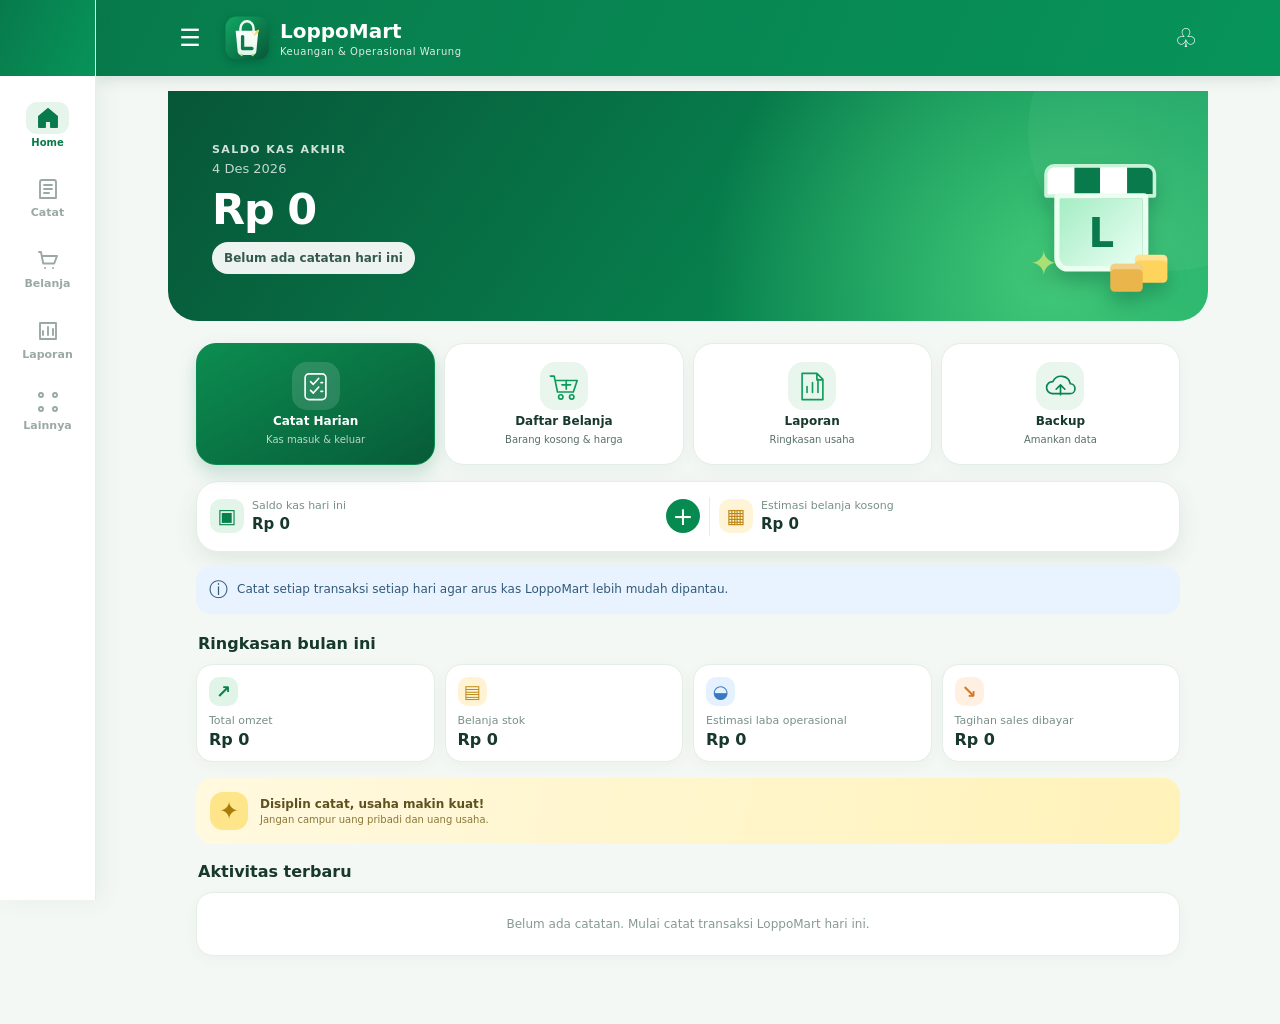
<file: index.html>
<!doctype html>
<html lang="id">
<head>
  <meta charset="utf-8">
  <meta name="viewport" content="width=device-width,initial-scale=1,viewport-fit=cover">
  <meta name="theme-color" content="#087a4b">
  <meta name="description" content="LoppoMart - Catatan keuangan dan operasional warung">
  <meta name="mobile-web-app-capable" content="yes">
  <meta name="apple-mobile-web-app-capable" content="yes">
  <meta name="apple-mobile-web-app-title" content="LoppoMart">
  <link rel="manifest" href="manifest.webmanifest">
  <link rel="icon" href="icon.svg" type="image/svg+xml">
  <link rel="apple-touch-icon" href="launchericon-192x192.png">
  <link rel="stylesheet" href="styles.css">
  <title>LoppoMart</title>
</head>
<body>
  <header class="topbar">
    <button class="icon-btn" id="menuBtn" type="button" aria-label="Buka menu"><span class="hamburger">☰</span></button>
    <div class="brand">
      <img src="icon.svg" class="brand-logo" alt="LoppoMart">
      <div><strong>LoppoMart</strong><small>Keuangan & Operasional Warung</small></div>
    </div>
    <button class="icon-btn notification" id="quickBackup" type="button" aria-label="Buka menu backup">♧<i id="backupDot" hidden></i></button>
  </header>

  <main class="app-main">
    <section class="view active" id="view-home">
      <div class="hero-home">
        <div class="hero-copy">
          <span class="eyebrow">SALDO KAS AKHIR</span>
          <div class="hero-date" id="homeDate">Hari ini</div>
          <div class="hero-balance" id="homeBalance">Rp0</div>
          <div class="hero-change" id="homeChange">Belum ada catatan hari ini</div>
        </div>
        <div class="store-art" aria-hidden="true">
          <div class="store-awning"><i></i><i></i><i></i><i></i></div>
          <div class="store-window"><b>L</b></div>
          <div class="store-box box-one"></div><div class="store-box box-two"></div>
          <div class="store-plant">✦</div>
        </div>
      </div>

      <div class="quick-grid">
        <button class="quick-card selected" type="button" data-go="entry">
          <span class="quick-icon icon-entry"><svg viewBox="0 0 64 64"><rect x="13" y="9" width="38" height="47" rx="7"/><path d="M23 23l5 5 10-11M23 39l5 5 10-11M42 25h3M42 41h3"/></svg></span>
          <b>Catat Harian</b><small>Kas masuk & keluar</small>
        </button>
        <button class="quick-card" type="button" data-go="shopping">
          <span class="quick-icon icon-cart"><svg viewBox="0 0 64 64"><path d="M8 13h7l6 29h29l7-21H19"/><circle cx="27" cy="51" r="4"/><circle cx="47" cy="51" r="4"/><path d="M29 29h16M37 21v16"/></svg></span>
          <b>Daftar Belanja</b><small>Barang kosong & harga</small>
        </button>
        <button class="quick-card" type="button" data-go="report">
          <span class="quick-icon icon-report"><svg viewBox="0 0 64 64"><path d="M13 8h27l11 11v37H13zM40 8v12h11M22 43V32M32 43V25M42 43V19"/></svg></span>
          <b>Laporan</b><small>Ringkasan usaha</small>
        </button>
        <button class="quick-card" type="button" data-go="more">
          <span class="quick-icon icon-cloud"><svg viewBox="0 0 64 64"><path d="M17 45h32a9 9 0 0 0 1-18 17 17 0 0 0-32-4 11 11 0 0 0-1 22z"/><path d="M32 47V29m-8 8 8-8 8 8"/></svg></span>
          <b>Backup</b><small>Amankan data</small>
        </button>
      </div>

      <section class="summary-card">
        <div class="summary-block">
          <span class="mini-wallet">▣</span>
          <div><small>Saldo kas hari ini</small><strong id="homeCash">Rp0</strong></div>
        </div>
        <button class="round-add" type="button" data-go="entry" aria-label="Tambah catatan">+</button>
        <div class="summary-separator"></div>
        <div class="summary-block capital-block">
          <span class="capital-icon">▦</span>
          <div><small>Estimasi belanja kosong</small><strong id="homeShopping">Rp0</strong></div>
        </div>
      </section>

      <div class="info-strip" id="backupStrip"><span>ⓘ</span><p id="backupHint">Catat setiap transaksi setiap hari agar arus kas LoppoMart lebih mudah dipantau.</p></div>

      <h2 class="section-title">Ringkasan bulan ini</h2>
      <div class="metric-grid">
        <article class="metric"><span class="metric-symbol green">↗</span><small>Total omzet</small><b id="homeRevenue">Rp0</b></article>
        <article class="metric"><span class="metric-symbol yellow">▤</span><small>Belanja stok</small><b id="homeStock">Rp0</b></article>
        <article class="metric"><span class="metric-symbol blue">◒</span><small>Estimasi laba operasional</small><b id="homeProfit">Rp0</b></article>
        <article class="metric"><span class="metric-symbol orange">↘</span><small>Tagihan sales dibayar</small><b id="homeSupplier">Rp0</b></article>
      </div>

      <div class="promo-card">
        <div class="promo-star">✦</div><div><b>Disiplin catat, usaha makin kuat!</b><small>Jangan campur uang pribadi dan uang usaha.</small></div>
      </div>
      <h2 class="section-title">Aktivitas terbaru</h2>
      <div id="homeRecent" class="list-card empty-state">Belum ada catatan. Mulai catat transaksi LoppoMart hari ini.</div>
    </section>

    <section class="view" id="view-entry">
      <div class="page-heading"><div><span class="eyebrow green-text">OPERASIONAL</span><h1>Catat Harian</h1><p>Rekam arus kas LoppoMart setiap hari.</p></div><span class="heading-icon">✎</span></div>
      <div class="live-total"><span>Saldo kas akhir</span><b id="cashEnd2">Rp0</b></div>
      <form id="entryForm" class="form-card">
        <label>Tanggal<input id="date" type="date" required><small id="dateHint" class="date-hint"></small></label>
        <div class="chip-row">
          <button type="button" class="chip" data-date="-1">Kemarin</button>
          <button type="button" class="chip" data-date="0">Hari ini</button>
        </div>
        <div class="form-grid">
          <label>Saldo kas awal (Rp)<input id="opening" type="number" step="1" inputmode="numeric" value="0"></label>
          <label>Omzet penjualan (Rp)<input id="revenue" type="number" min="0" step="1" inputmode="numeric" value="0" required></label>
        </div>
        <div class="helper-box"><b>Catatan penting</b><br>HPP adalah modal barang yang benar-benar terjual. Belanja stok adalah uang yang dibayarkan untuk membeli stok. Keduanya berbeda.</div>
        <h3>Modal & pembelian</h3>
        <div class="form-grid">
          <label>HPP barang terjual (Rp)<input id="cogs" type="number" min="0" step="1" inputmode="numeric" value="0"></label>
          <label>Belanja stok dibayar (Rp)<input id="stock" type="number" min="0" step="1" inputmode="numeric" value="0"></label>
        </div>
        <label>Bayar tagihan sales / utang stok sebelumnya (Rp)<input id="supplier" type="number" min="0" step="1" inputmode="numeric" value="0"></label>
        <h3>Pengeluaran lain</h3>
        <div class="form-grid">
          <label>Gaji karyawan (Rp)<input id="salary" type="number" min="0" step="1" inputmode="numeric" value="60000"></label>
          <label>Operasional lain (Rp)<input id="operating" type="number" min="0" step="1" inputmode="numeric" value="0"></label>
          <label>Pengambilan pribadi (Rp)<input id="personal" type="number" min="0" step="1" inputmode="numeric" value="0"></label>
          <label>Bayar cicilan (Rp)<input id="installment" type="number" min="0" step="1" inputmode="numeric" value="0"></label>
        </div>
        <label>Catatan (opsional)<textarea id="note" rows="3" placeholder="Contoh: tagihan Sayap Mas, stok telur, uang nombok..."></textarea></label>
        <div id="entryWarn" class="warn-box" role="alert" hidden></div>
        <div class="calculation-box">
          <div><span>Estimasi laba kotor</span><b id="gross">Rp0</b></div>
          <div><span>Estimasi laba operasional</span><b id="profit">Rp0</b></div>
          <div><span>Perubahan kas hari ini</span><b id="change">Rp0</b></div>
          <div class="calculation-total"><span>Saldo kas akhir</span><b id="cashEnd">Rp0</b></div>
        </div>
        <p class="fine-print">Laba operasional = omzet − HPP − gaji − operasional. Cicilan pokok mengurangi kas, bukan otomatis biaya laba.</p>
        <div class="button-row"><button class="btn-primary" type="submit">Simpan catatan</button><button class="btn-light" type="button" id="clearEntry">Kosongkan</button></div>
        <p id="entryStatus" class="status" aria-live="polite"></p>
      </form>
    </section>

    <section class="view" id="view-shopping">
      <div class="page-heading"><div><span class="eyebrow green-text">PERSEDIAAN</span><h1>Daftar Belanja</h1><p>Catat barang kosong sebelum belanja ke sales.</p></div><span class="heading-icon">🛒</span></div>
      <div class="shop-side">
        <div class="shopping-budget"><small>ESTIMASI TOTAL BELANJA BELUM DIBELI</small><strong id="shoppingTotal">Rp0</strong><span id="shoppingCount">0 barang belum dibeli</span></div>
        <form id="itemForm" class="form-card compact-form">
          <h3 id="itemFormTitle">Tambah barang</h3>
          <label>Nama barang<input id="itemName" type="text" placeholder="Contoh: Minyak goreng 1 liter" autocomplete="off" enterkeyhint="next" required></label>
          <div class="form-grid"><label>Jumlah<input id="itemQty" type="number" min="1" step="1" inputmode="numeric" value="1" data-empty="1" required></label><label>Harga satuan (Rp)<input id="itemPrice" type="number" min="0" step="1" inputmode="numeric" value="0" required></label></div>
          <label>Jadwal / sales<select id="itemSupplier"><option>Sabtu - Sayap Mas</option><option>Senin - Sayap Mas</option><option>Sales lain</option><option>Belanja sendiri</option></select></label>
          <div class="subtotal-preview">Subtotal barang: <b id="itemSubtotal">Rp0</b></div>
          <button class="btn-primary full-width" id="itemSubmit" type="submit">+ Simpan ke daftar belanja</button>
          <button class="btn-light full-width" id="cancelItemEdit" type="button" hidden>Batal edit</button>
          <p id="itemStatus" class="status" aria-live="polite"></p>
        </form>
      </div>
      <div class="shop-main">
        <div class="filter-bar"><label>Filter<select id="shoppingFilter"><option value="Semua">Semua barang</option><option>Sabtu - Sayap Mas</option><option>Senin - Sayap Mas</option><option>Sales lain</option><option>Belanja sendiri</option><option value="Sudah dibeli">Sudah dibeli</option></select></label><span id="shoppingTotalSmall"></span></div>
        <div class="tool-row">
          <input id="shoppingSearch" type="search" placeholder="Cari barang..." aria-label="Cari barang" autocomplete="off">
          <button type="button" class="btn-light small" id="shareShopping">Bagikan ke WA</button>
          <button type="button" class="btn-light small" id="clearDone" hidden>Bersihkan yang sudah dibeli</button>
        </div>
        <div id="shoppingList" class="stack-list empty-state">Belum ada barang di daftar.</div>
      </div>
    </section>

    <section class="view" id="view-report">
      <div class="page-heading"><div><span class="eyebrow green-text">ANALISIS USAHA</span><h1>Laporan</h1><p>Pantau perkembangan keuangan bulanan.</p></div><span class="heading-icon">▥</span></div>
      <div class="form-card report-filter">
        <div class="month-nav">
          <button type="button" id="prevMonth" aria-label="Bulan sebelumnya">‹</button>
          <label>Pilih bulan<input type="month" id="month"></label>
          <button type="button" id="nextMonth" aria-label="Bulan berikutnya">›</button>
        </div>
      </div>
      <div class="report-grid">
        <article class="report-tile"><small>Total omzet</small><b id="rRevenue">Rp0</b></article>
        <article class="report-tile"><small>Total HPP</small><b id="rCogs">Rp0</b></article>
        <article class="report-tile"><small>Estimasi laba operasional</small><b id="rProfit">Rp0</b></article>
        <article class="report-tile"><small>Belanja stok dibayar</small><b id="rStock">Rp0</b></article>
        <article class="report-tile"><small>Bayar tagihan sales</small><b id="rSupplier">Rp0</b></article>
        <article class="report-tile"><small>Pengambilan pribadi</small><b id="rPersonal">Rp0</b></article>
        <article class="report-tile"><small>Gaji & operasional</small><b id="rOpex">Rp0</b></article>
        <article class="report-tile"><small>Bayar cicilan</small><b id="rInstall">Rp0</b></article>
      </div>
      <div class="form-card chart-card" id="chartCard" hidden>
        <h3>Omzet harian</h3>
        <div id="dailyChart" class="bars"></div>
        <p class="fine-print">Ketuk batang untuk melihat omzet hari itu.</p>
      </div>
      <div class="section-row"><h2 class="section-title">Riwayat harian</h2><button class="text-button" type="button" id="exportCsv">Unduh CSV</button></div>
      <div id="history" class="stack-list empty-state">Belum ada catatan untuk bulan ini.</div>
    </section>

    <section class="view" id="view-more">
      <div class="page-heading"><div><span class="eyebrow green-text">PENGATURAN</span><h1>Lainnya</h1><p>Backup, pemulihan, dan informasi aplikasi.</p></div><span class="heading-icon">⚙</span></div>
      <div class="backup-hero"><div class="backup-cloud">☁</div><div><b>Amankan data LoppoMart</b><small>Unduh backup secara berkala agar catatan tidak hilang.</small></div></div>
      <button class="btn-light full-width install-btn" id="installBtn" type="button" hidden>Pasang aplikasi di layar utama</button>
      <div class="form-card">
        <h3>Backup & pemulihan</h3>
        <p class="muted">Data disimpan di browser HP ini. Belum ada sinkronisasi cloud otomatis.</p>
        <p class="muted" id="lastBackup"></p>
        <button id="export" type="button" class="btn-primary full-width">Unduh backup (.json)</button>
        <label class="file-picker">Pulihkan backup (.json)<input id="import" type="file" accept=".json,application/json"></label>
        <p id="backupStatus" class="status" aria-live="polite"></p>
        <div class="helper-box">Backup mencakup catatan keuangan harian dan daftar barang kosong. Jangan hapus data browser sebelum membuat backup.</div>
      </div>
      <div class="form-card about-card"><h3>Tentang LoppoMart</h3><div class="about-row"><img src="icon.svg" alt=""><div><b>LoppoMart 3.1</b><small>Keuangan & Operasional Warung</small></div></div><p class="muted">Dirancang untuk membantu mencatat arus kas, memantau belanja stok, dan mengevaluasi usaha.</p><div class="about-pills"><span>Offline siap pakai</span><span>Data lokal</span><span>Backup manual</span><span id="connection">Online</span></div></div>
    </section>
  </main>

  <nav class="bottom-nav" id="bottomNav" aria-label="Navigasi utama">
    <button class="nav-item active" type="button" data-view="home" aria-current="page"><span class="nav-icon"><svg viewBox="0 0 24 24"><path d="M3 10.5 12 3l9 7.5V21h-6v-6H9v6H3z"/></svg></span><small>Home</small></button>
    <button class="nav-item" type="button" data-view="entry"><span class="nav-icon"><svg viewBox="0 0 24 24"><path d="M6 3h12a2 2 0 0 1 2 2v16H4V5a2 2 0 0 1 2-2zM8 8h8M8 12h8M8 16h5"/></svg></span><small>Catat</small></button>
    <button class="nav-item" type="button" data-view="shopping"><span class="nav-icon"><svg viewBox="0 0 24 24"><path d="M3 4h2l2.2 11.5h11L21 8H6M9 20h.01M17 20h.01"/></svg></span><small>Belanja</small></button>
    <button class="nav-item" type="button" data-view="report"><span class="nav-icon"><svg viewBox="0 0 24 24"><path d="M4 20V4h16v16zM7 16v-4M12 16V8M17 16v-6"/></svg></span><small>Laporan</small></button>
    <button class="nav-item" type="button" data-view="more"><span class="nav-icon"><svg viewBox="0 0 24 24"><circle cx="5" cy="5" r="2"/><circle cx="19" cy="5" r="2"/><circle cx="5" cy="19" r="2"/><circle cx="19" cy="19" r="2"/></svg></span><small>Lainnya</small></button>
  </nav>
  <div class="toast" id="toast" role="status" aria-live="polite"></div>
  <script src="app.js"></script>
</body>
</html>
</file>
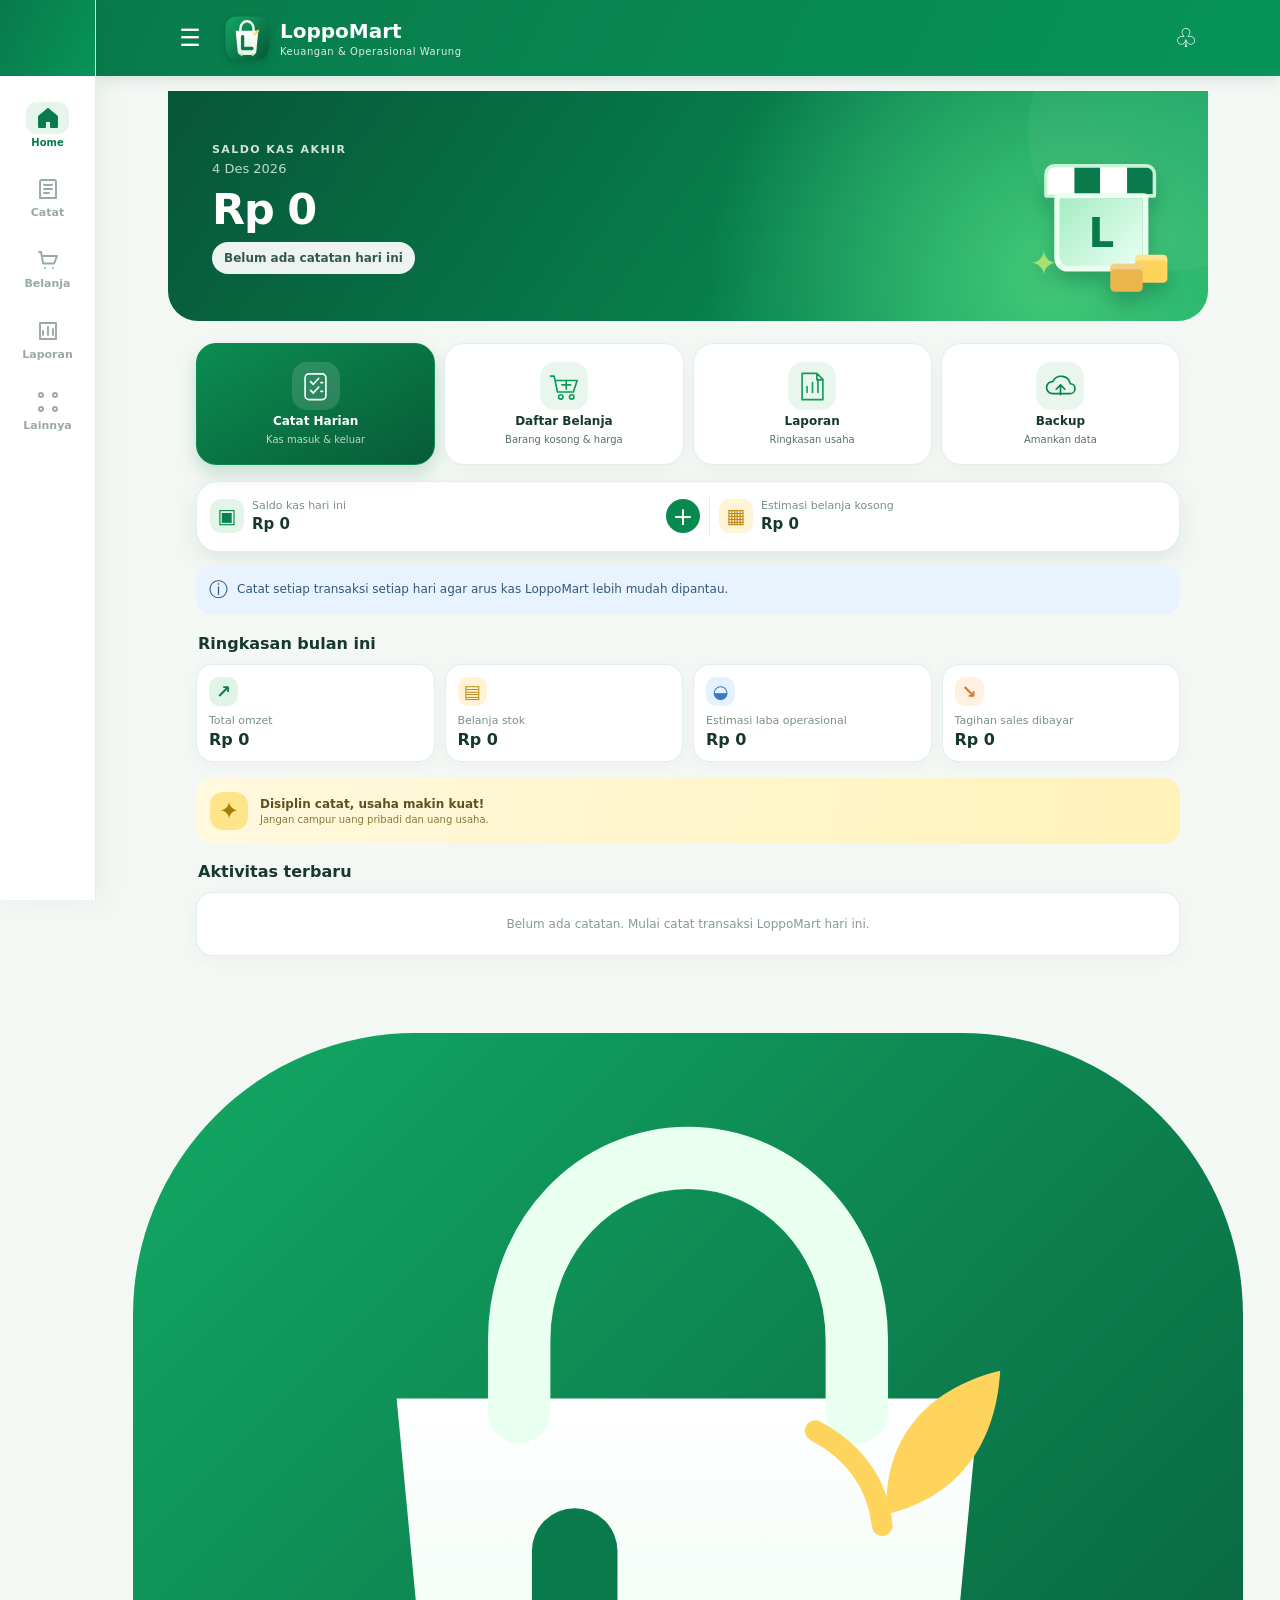
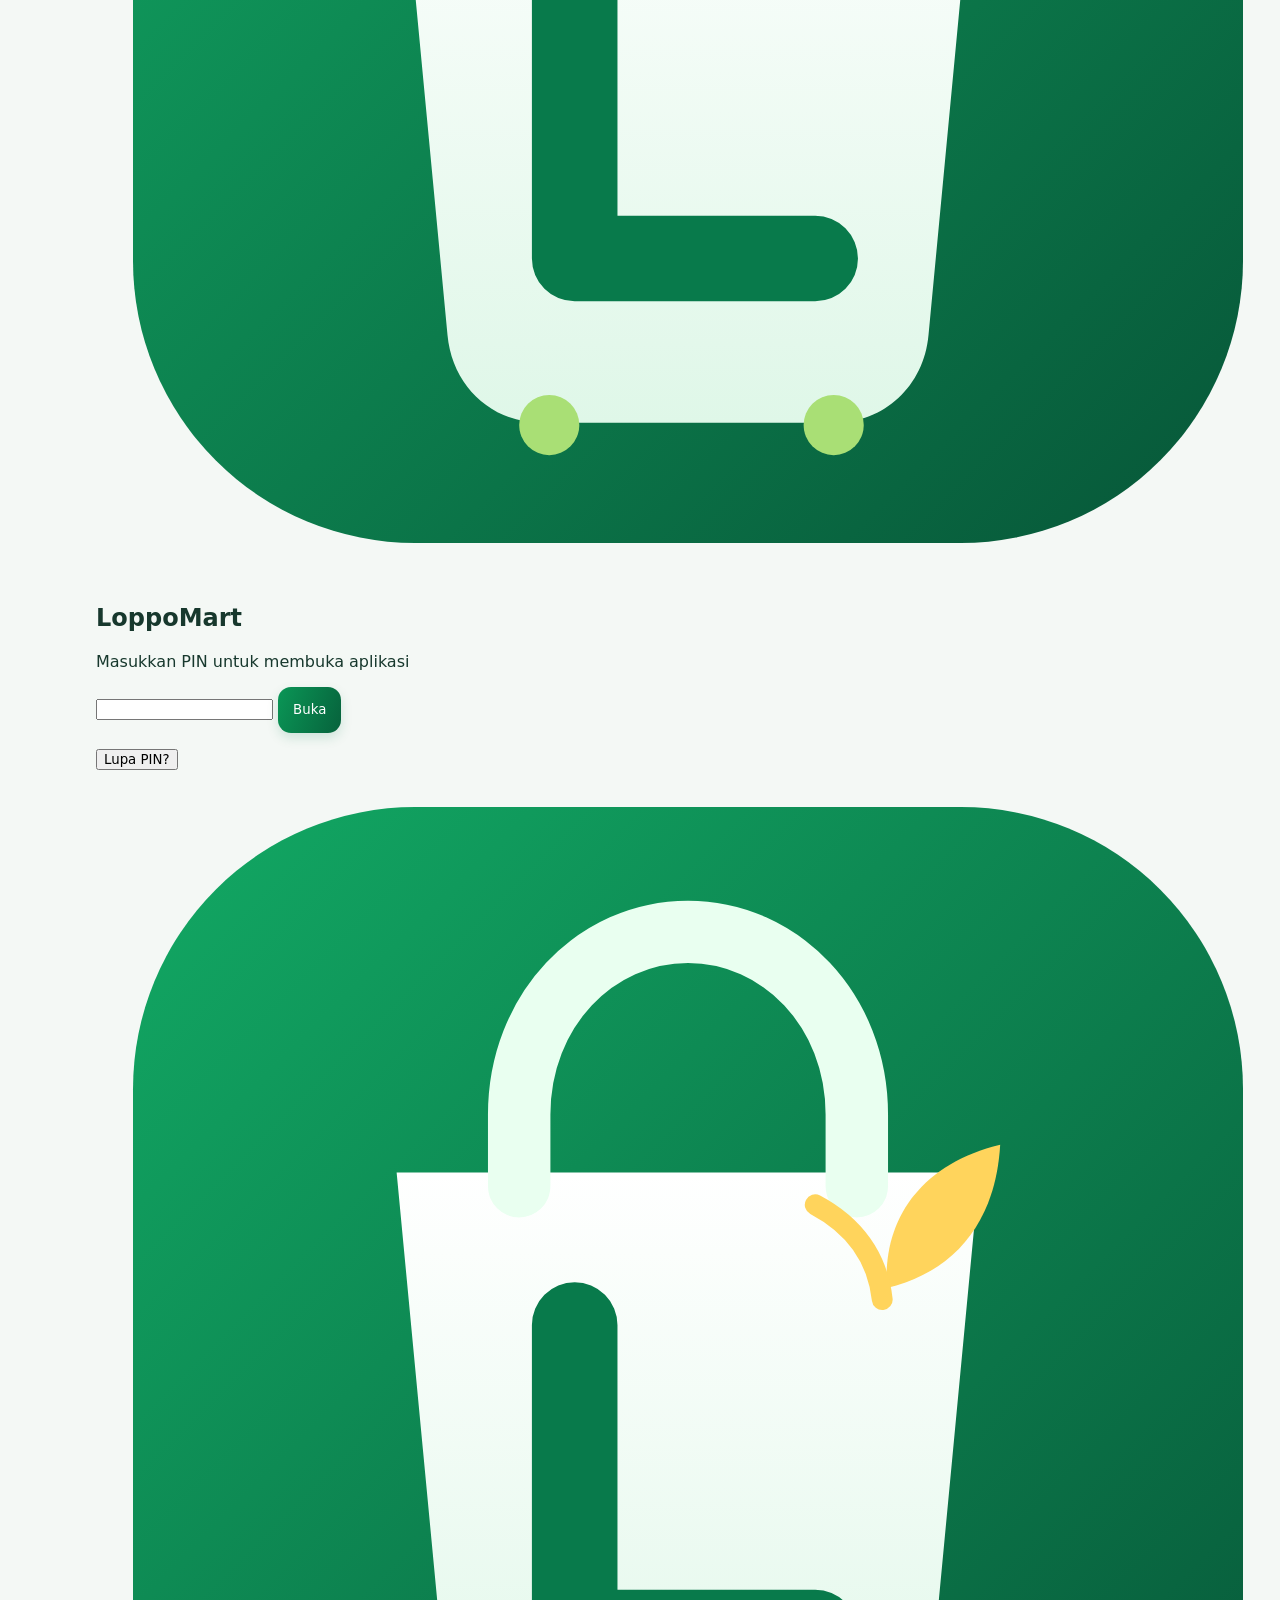
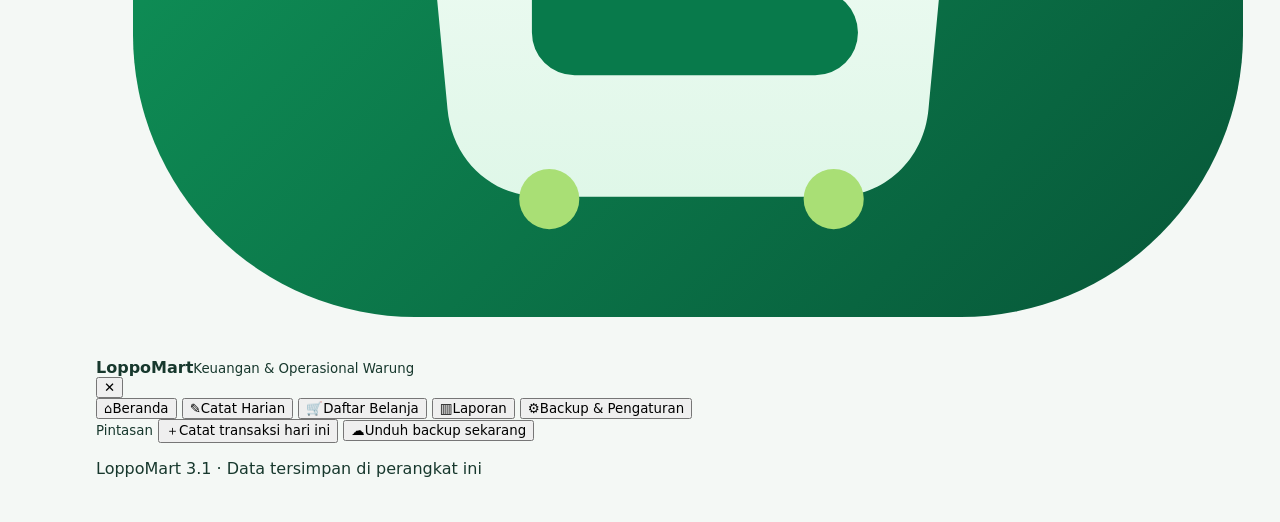
<file: index_2.html>
<!doctype html>
<html lang="id">
<head>
  <meta charset="utf-8">
  <meta name="viewport" content="width=device-width,initial-scale=1,viewport-fit=cover">
  <meta name="theme-color" content="#087a4b">
  <meta name="description" content="LoppoMart - Catatan keuangan dan operasional warung">
  <meta name="mobile-web-app-capable" content="yes">
  <meta name="apple-mobile-web-app-capable" content="yes">
  <meta name="apple-mobile-web-app-title" content="LoppoMart">
  <link rel="manifest" href="manifest.webmanifest">
  <link rel="icon" href="icon.svg" type="image/svg+xml">
  <link rel="apple-touch-icon" href="launchericon-192x192.png">
  <link rel="stylesheet" href="styles.css">
  <script>try{if(JSON.parse(localStorage.getItem("loppomart_profile")||"{}").pinHash)document.documentElement.classList.add("locked")}catch(e){}</script>
  <title>LoppoMart</title>
</head>
<body>
  <header class="topbar">
    <button class="icon-btn" id="menuBtn" type="button" aria-label="Buka menu" aria-haspopup="true" aria-expanded="false" aria-controls="drawer"><span class="hamburger">☰</span></button>
    <div class="brand">
      <img src="icon.svg" class="brand-logo" alt="LoppoMart">
      <div><strong id="brandName">LoppoMart</strong><small>Keuangan & Operasional Warung</small></div>
    </div>
    <button class="icon-btn notification" id="quickBackup" type="button" aria-label="Buka menu backup">♧<i id="backupDot" hidden></i></button>
  </header>

  <main class="app-main">
    <section class="view active" id="view-home">
      <div class="hero-home">
        <div class="hero-copy">
          <div class="hero-greet" id="homeGreeting" hidden></div>
          <span class="eyebrow">SALDO KAS AKHIR</span>
          <div class="hero-date" id="homeDate">Hari ini</div>
          <div class="hero-balance" id="homeBalance">Rp0</div>
          <div class="hero-change" id="homeChange">Belum ada catatan hari ini</div>
        </div>
        <div class="store-art" aria-hidden="true">
          <div class="store-awning"><i></i><i></i><i></i><i></i></div>
          <div class="store-window"><b>L</b></div>
          <div class="store-box box-one"></div><div class="store-box box-two"></div>
          <div class="store-plant">✦</div>
        </div>
      </div>

      <div class="quick-grid">
        <button class="quick-card selected" type="button" data-go="entry">
          <span class="quick-icon icon-entry"><svg viewBox="0 0 64 64"><rect x="13" y="9" width="38" height="47" rx="7"/><path d="M23 23l5 5 10-11M23 39l5 5 10-11M42 25h3M42 41h3"/></svg></span>
          <b>Catat Harian</b><small>Kas masuk & keluar</small>
        </button>
        <button class="quick-card" type="button" data-go="shopping">
          <span class="quick-icon icon-cart"><svg viewBox="0 0 64 64"><path d="M8 13h7l6 29h29l7-21H19"/><circle cx="27" cy="51" r="4"/><circle cx="47" cy="51" r="4"/><path d="M29 29h16M37 21v16"/></svg></span>
          <b>Daftar Belanja</b><small>Barang kosong & harga</small>
        </button>
        <button class="quick-card" type="button" data-go="report">
          <span class="quick-icon icon-report"><svg viewBox="0 0 64 64"><path d="M13 8h27l11 11v37H13zM40 8v12h11M22 43V32M32 43V25M42 43V19"/></svg></span>
          <b>Laporan</b><small>Ringkasan usaha</small>
        </button>
        <button class="quick-card" type="button" data-go="more">
          <span class="quick-icon icon-cloud"><svg viewBox="0 0 64 64"><path d="M17 45h32a9 9 0 0 0 1-18 17 17 0 0 0-32-4 11 11 0 0 0-1 22z"/><path d="M32 47V29m-8 8 8-8 8 8"/></svg></span>
          <b>Backup</b><small>Amankan data</small>
        </button>
      </div>

      <section class="summary-card">
        <div class="summary-block">
          <span class="mini-wallet">▣</span>
          <div><small>Saldo kas hari ini</small><strong id="homeCash">Rp0</strong></div>
        </div>
        <button class="round-add" type="button" data-go="entry" aria-label="Tambah catatan">+</button>
        <div class="summary-separator"></div>
        <div class="summary-block capital-block">
          <span class="capital-icon">▦</span>
          <div><small>Estimasi belanja kosong</small><strong id="homeShopping">Rp0</strong></div>
        </div>
      </section>

      <div class="info-strip" id="backupStrip"><span>ⓘ</span><p id="backupHint">Catat setiap transaksi setiap hari agar arus kas LoppoMart lebih mudah dipantau.</p></div>

      <h2 class="section-title">Ringkasan bulan ini</h2>
      <div class="metric-grid">
        <article class="metric"><span class="metric-symbol green">↗</span><small>Total omzet</small><b id="homeRevenue">Rp0</b></article>
        <article class="metric"><span class="metric-symbol yellow">▤</span><small>Belanja stok</small><b id="homeStock">Rp0</b></article>
        <article class="metric"><span class="metric-symbol blue">◒</span><small>Estimasi laba operasional</small><b id="homeProfit">Rp0</b></article>
        <article class="metric"><span class="metric-symbol orange">↘</span><small>Tagihan sales dibayar</small><b id="homeSupplier">Rp0</b></article>
      </div>

      <div class="promo-card">
        <div class="promo-star">✦</div><div><b>Disiplin catat, usaha makin kuat!</b><small>Jangan campur uang pribadi dan uang usaha.</small></div>
      </div>
      <h2 class="section-title">Aktivitas terbaru</h2>
      <div id="homeRecent" class="list-card empty-state">Belum ada catatan. Mulai catat transaksi LoppoMart hari ini.</div>
    </section>

    <section class="view" id="view-entry">
      <div class="page-heading"><div><span class="eyebrow green-text">OPERASIONAL</span><h1>Catat Harian</h1><p>Rekam arus kas LoppoMart setiap hari.</p></div><span class="heading-icon">✎</span></div>
      <div class="live-total"><span>Saldo kas akhir</span><b id="cashEnd2">Rp0</b></div>
      <form id="entryForm" class="form-card">
        <label>Tanggal<input id="date" type="date" required><small id="dateHint" class="date-hint"></small></label>
        <div class="chip-row">
          <button type="button" class="chip" data-date="-1">Kemarin</button>
          <button type="button" class="chip" data-date="0">Hari ini</button>
        </div>
        <div class="form-grid">
          <label>Saldo kas awal (Rp)<input id="opening" type="number" step="1" inputmode="numeric" value="0"></label>
          <label>Omzet penjualan (Rp)<input id="revenue" type="number" min="0" step="1" inputmode="numeric" value="0" required></label>
        </div>
        <div class="helper-box"><b>Catatan penting</b><br>HPP adalah modal barang yang benar-benar terjual. Belanja stok adalah uang yang dibayarkan untuk membeli stok. Keduanya berbeda.</div>
        <h3>Modal & pembelian</h3>
        <div class="form-grid">
          <label>HPP barang terjual (Rp)<input id="cogs" type="number" min="0" step="1" inputmode="numeric" value="0"></label>
          <label>Belanja stok dibayar (Rp)<input id="stock" type="number" min="0" step="1" inputmode="numeric" value="0"></label>
        </div>
        <label>Bayar tagihan sales / utang stok sebelumnya (Rp)<input id="supplier" type="number" min="0" step="1" inputmode="numeric" value="0"></label>
        <h3>Pengeluaran lain</h3>
        <div class="form-grid">
          <label>Gaji karyawan (Rp)<input id="salary" type="number" min="0" step="1" inputmode="numeric" value="60000"></label>
          <label>Operasional lain (Rp)<input id="operating" type="number" min="0" step="1" inputmode="numeric" value="0"></label>
          <label>Pengambilan pribadi (Rp)<input id="personal" type="number" min="0" step="1" inputmode="numeric" value="0"></label>
          <label>Bayar cicilan (Rp)<input id="installment" type="number" min="0" step="1" inputmode="numeric" value="0"></label>
        </div>
        <label>Catatan (opsional)<textarea id="note" rows="3" placeholder="Contoh: tagihan Sayap Mas, stok telur, uang nombok..."></textarea></label>
        <div id="entryWarn" class="warn-box" role="alert" hidden></div>
        <div class="calculation-box">
          <div><span>Estimasi laba kotor</span><b id="gross">Rp0</b></div>
          <div><span>Estimasi laba operasional</span><b id="profit">Rp0</b></div>
          <div><span>Perubahan kas hari ini</span><b id="change">Rp0</b></div>
          <div class="calculation-total"><span>Saldo kas akhir</span><b id="cashEnd">Rp0</b></div>
        </div>
        <p class="fine-print">Laba operasional = omzet − HPP − gaji − operasional. Cicilan pokok mengurangi kas, bukan otomatis biaya laba.</p>
        <div class="button-row"><button class="btn-primary" type="submit">Simpan catatan</button><button class="btn-light" type="button" id="clearEntry">Kosongkan</button></div>
        <p id="entryStatus" class="status" aria-live="polite"></p>
      </form>
    </section>

    <section class="view" id="view-shopping">
      <div class="page-heading"><div><span class="eyebrow green-text">PERSEDIAAN</span><h1>Daftar Belanja</h1><p>Catat barang kosong sebelum belanja ke sales.</p></div><span class="heading-icon">🛒</span></div>
      <div class="shop-side">
        <div class="shopping-budget"><small>ESTIMASI TOTAL BELANJA BELUM DIBELI</small><strong id="shoppingTotal">Rp0</strong><span id="shoppingCount">0 barang belum dibeli</span></div>
        <form id="itemForm" class="form-card compact-form">
          <h3 id="itemFormTitle">Tambah barang</h3>
          <label>Nama barang<input id="itemName" type="text" placeholder="Contoh: Minyak goreng 1 liter" autocomplete="off" enterkeyhint="next" required></label>
          <div class="form-grid"><label>Jumlah<input id="itemQty" type="number" min="1" step="1" inputmode="numeric" value="1" data-empty="1" required></label><label>Harga satuan (Rp)<input id="itemPrice" type="number" min="0" step="1" inputmode="numeric" value="0" required></label></div>
          <label>Jadwal / sales<select id="itemSupplier"><option>Sabtu - Sayap Mas</option><option>Senin - Sayap Mas</option><option>Sales lain</option><option>Belanja sendiri</option></select></label>
          <div class="subtotal-preview">Subtotal barang: <b id="itemSubtotal">Rp0</b></div>
          <button class="btn-primary full-width" id="itemSubmit" type="submit">+ Simpan ke daftar belanja</button>
          <button class="btn-light full-width" id="cancelItemEdit" type="button" hidden>Batal edit</button>
          <p id="itemStatus" class="status" aria-live="polite"></p>
        </form>
      </div>
      <div class="shop-main">
        <div class="filter-bar"><label>Filter<select id="shoppingFilter"><option value="Semua">Semua barang</option><option>Sabtu - Sayap Mas</option><option>Senin - Sayap Mas</option><option>Sales lain</option><option>Belanja sendiri</option><option value="Sudah dibeli">Sudah dibeli</option></select></label><span id="shoppingTotalSmall"></span></div>
        <div class="tool-row">
          <input id="shoppingSearch" type="search" placeholder="Cari barang..." aria-label="Cari barang" autocomplete="off">
          <button type="button" class="btn-light small" id="shareShopping">Bagikan ke WA</button>
          <button type="button" class="btn-light small" id="clearDone" hidden>Bersihkan yang sudah dibeli</button>
        </div>
        <div id="shoppingList" class="stack-list empty-state">Belum ada barang di daftar.</div>
      </div>
    </section>

    <section class="view" id="view-report">
      <div class="page-heading"><div><span class="eyebrow green-text">ANALISIS USAHA</span><h1>Laporan</h1><p>Pantau perkembangan keuangan bulanan.</p></div><span class="heading-icon">▥</span></div>
      <div class="form-card report-filter">
        <div class="month-nav">
          <button type="button" id="prevMonth" aria-label="Bulan sebelumnya">‹</button>
          <label>Pilih bulan<input type="month" id="month"></label>
          <button type="button" id="nextMonth" aria-label="Bulan berikutnya">›</button>
        </div>
      </div>
      <div class="report-grid">
        <article class="report-tile"><small>Total omzet</small><b id="rRevenue">Rp0</b></article>
        <article class="report-tile"><small>Total HPP</small><b id="rCogs">Rp0</b></article>
        <article class="report-tile"><small>Estimasi laba operasional</small><b id="rProfit">Rp0</b></article>
        <article class="report-tile"><small>Belanja stok dibayar</small><b id="rStock">Rp0</b></article>
        <article class="report-tile"><small>Bayar tagihan sales</small><b id="rSupplier">Rp0</b></article>
        <article class="report-tile"><small>Pengambilan pribadi</small><b id="rPersonal">Rp0</b></article>
        <article class="report-tile"><small>Gaji & operasional</small><b id="rOpex">Rp0</b></article>
        <article class="report-tile"><small>Bayar cicilan</small><b id="rInstall">Rp0</b></article>
      </div>
      <div class="form-card chart-card" id="chartCard" hidden>
        <h3>Omzet harian</h3>
        <div id="dailyChart" class="bars"></div>
        <p class="fine-print">Ketuk batang untuk melihat omzet hari itu.</p>
      </div>
      <div class="section-row"><h2 class="section-title">Riwayat harian</h2><button class="text-button" type="button" id="exportCsv">Unduh CSV</button></div>
      <div id="history" class="stack-list empty-state">Belum ada catatan untuk bulan ini.</div>
    </section>

    <section class="view" id="view-more">
      <div class="page-heading"><div><span class="eyebrow green-text">PENGATURAN</span><h1>Lainnya</h1><p>Backup, pemulihan, dan informasi aplikasi.</p></div><span class="heading-icon">⚙</span></div>
      <div class="backup-hero"><div class="backup-cloud">☁</div><div><b>Amankan data LoppoMart</b><small>Unduh backup secara berkala agar catatan tidak hilang.</small></div></div>
      <button class="btn-light full-width install-btn" id="installBtn" type="button" hidden>Pasang aplikasi di layar utama</button>
      <form id="profileForm" class="form-card section-gap">
        <h3>Profil usaha</h3>
        <label>Nama usaha<input id="profBusiness" type="text" maxlength="40" placeholder="LoppoMart" autocomplete="off"></label>
        <label>Nama pemilik<input id="profOwner" type="text" maxlength="40" placeholder="Contoh: Bu Ani" autocomplete="off"></label>
        <label>Gaji karyawan default (Rp)<input id="profSalary" type="number" min="0" step="1" inputmode="numeric" value="60000"></label>
        <p class="muted note-tight">Dipakai sebagai isian awal pada catatan harian yang baru.</p>
        <label>Daftar sales / jadwal belanja<textarea id="profSuppliers" rows="5" placeholder="Satu baris satu nama"></textarea></label>
        <p class="muted note-tight">Satu baris satu nama (maksimal 12). Barang lama yang namanya dihapus dari daftar tetap aman dan tetap bisa difilter.</p>
        <button class="btn-primary full-width" type="submit">Simpan profil</button>
        <p id="profileStatus" class="status" aria-live="polite"></p>
      </form>
      <form id="pinForm" class="form-card section-gap" autocomplete="off">
        <h3>Kunci aplikasi (PIN)</h3>
        <p class="muted" id="pinState">PIN belum diatur.</p>
        <label id="pinCurrentWrap" hidden>PIN saat ini<input id="pinCurrent" class="pin-input" type="password" inputmode="numeric" pattern="[0-9]*" maxlength="6" autocomplete="off"></label>
        <label>PIN baru (4–6 angka)<input id="pinNew" class="pin-input" type="password" inputmode="numeric" pattern="[0-9]*" maxlength="6" autocomplete="off"></label>
        <label>Ulangi PIN baru<input id="pinConfirm" class="pin-input" type="password" inputmode="numeric" pattern="[0-9]*" maxlength="6" autocomplete="off"></label>
        <button class="btn-primary full-width" id="pinSave" type="submit">Simpan PIN</button>
        <button class="btn-light full-width" id="pinRemove" type="button" hidden>Hapus PIN</button>
        <p id="pinStatus" class="status" aria-live="polite"></p>
        <div class="helper-box">PIN hanya mengunci tampilan di perangkat ini agar tidak dibuka orang iseng. Data tidak dienkripsi. PIN tidak ikut file backup dan akan hilang jika data browser dihapus. Aplikasi terkunci otomatis setelah 2 menit ditinggalkan.</div>
      </form>
      <div class="form-card">
        <h3>Backup & pemulihan</h3>
        <p class="muted">Data disimpan di browser HP ini. Belum ada sinkronisasi cloud otomatis.</p>
        <p class="muted" id="lastBackup"></p>
        <button id="export" type="button" class="btn-primary full-width">Unduh backup (.json)</button>
        <label class="file-picker">Pulihkan backup (.json)<input id="import" type="file" accept=".json,application/json"></label>
        <p id="backupStatus" class="status" aria-live="polite"></p>
        <div class="helper-box">Backup mencakup catatan keuangan harian dan daftar barang kosong. Jangan hapus data browser sebelum membuat backup.</div>
      </div>
      <div class="form-card about-card"><h3>Tentang LoppoMart</h3><div class="about-row"><img src="icon.svg" alt=""><div><b>LoppoMart 3.1</b><small>Keuangan & Operasional Warung</small></div></div><p class="muted">Dirancang untuk membantu mencatat arus kas, memantau belanja stok, dan mengevaluasi usaha.</p><div class="about-pills"><span>Offline siap pakai</span><span>Data lokal</span><span>Backup manual</span><span id="connection">Online</span></div></div>
    </section>
  </main>

  <div class="lock-screen" id="lockScreen" role="dialog" aria-modal="true" aria-labelledby="lockTitle">
    <form class="lock-card" id="lockForm" autocomplete="off">
      <img src="icon.svg" alt="">
      <h2 id="lockTitle">LoppoMart</h2>
      <p>Masukkan PIN untuk membuka aplikasi</p>
      <input id="lockInput" type="password" inputmode="numeric" pattern="[0-9]*" maxlength="6" autocomplete="off" aria-label="PIN">
      <button class="btn-primary" type="submit">Buka</button>
      <p class="lock-msg" id="lockMsg" role="alert"></p>
      <button class="lock-link" type="button" id="lockForgot">Lupa PIN?</button>
      <div class="lock-forgot" id="lockForgotBox" hidden>
        <p>PIN tidak bisa dipulihkan. Satu-satunya cara adalah mereset aplikasi, yang <b>menghapus semua catatan, daftar belanja, dan profil</b> di perangkat ini. Anda bisa memulihkannya dari file backup (.json) jika punya.</p>
        <button class="lock-reset" type="button" id="lockReset">Reset aplikasi & hapus semua data</button>
      </div>
    </form>
  </div>

  <div class="drawer-overlay" id="drawerOverlay"></div>
  <aside class="drawer" id="drawer" aria-label="Menu LoppoMart" aria-hidden="true">
    <div class="drawer-head">
      <img src="icon.svg" alt="">
      <div><strong id="drawerBrand">LoppoMart</strong><small>Keuangan & Operasional Warung</small></div>
      <button type="button" class="drawer-close" id="drawerClose" aria-label="Tutup menu">✕</button>
    </div>
    <nav class="drawer-list" aria-label="Menu">
      <button type="button" class="drawer-item" data-view="home"><span>⌂</span>Beranda</button>
      <button type="button" class="drawer-item" data-view="entry"><span>✎</span>Catat Harian</button>
      <button type="button" class="drawer-item" data-view="shopping"><span>🛒</span>Daftar Belanja</button>
      <button type="button" class="drawer-item" data-view="report"><span>▥</span>Laporan</button>
      <button type="button" class="drawer-item" data-view="more"><span>⚙</span>Backup & Pengaturan</button>
    </nav>
    <div class="drawer-actions">
      <small>Pintasan</small>
      <button type="button" class="drawer-item" id="drawerToday"><span>＋</span>Catat transaksi hari ini</button>
      <button type="button" class="drawer-item" id="drawerBackup"><span>☁</span>Unduh backup sekarang</button>
      <button type="button" class="drawer-item" id="drawerLock" hidden><span>🔒</span>Kunci aplikasi sekarang</button>
    </div>
    <p class="drawer-foot">LoppoMart 3.1 · Data tersimpan di perangkat ini</p>
  </aside>

  <nav class="bottom-nav" id="bottomNav" aria-label="Navigasi utama">
    <button class="nav-item active" type="button" data-view="home" aria-current="page"><span class="nav-icon"><svg viewBox="0 0 24 24"><path d="M3 10.5 12 3l9 7.5V21h-6v-6H9v6H3z"/></svg></span><small>Home</small></button>
    <button class="nav-item" type="button" data-view="entry"><span class="nav-icon"><svg viewBox="0 0 24 24"><path d="M6 3h12a2 2 0 0 1 2 2v16H4V5a2 2 0 0 1 2-2zM8 8h8M8 12h8M8 16h5"/></svg></span><small>Catat</small></button>
    <button class="nav-item" type="button" data-view="shopping"><span class="nav-icon"><svg viewBox="0 0 24 24"><path d="M3 4h2l2.2 11.5h11L21 8H6M9 20h.01M17 20h.01"/></svg></span><small>Belanja</small></button>
    <button class="nav-item" type="button" data-view="report"><span class="nav-icon"><svg viewBox="0 0 24 24"><path d="M4 20V4h16v16zM7 16v-4M12 16V8M17 16v-6"/></svg></span><small>Laporan</small></button>
    <button class="nav-item" type="button" data-view="more"><span class="nav-icon"><svg viewBox="0 0 24 24"><circle cx="5" cy="5" r="2"/><circle cx="19" cy="5" r="2"/><circle cx="5" cy="19" r="2"/><circle cx="19" cy="19" r="2"/></svg></span><small>Lainnya</small></button>
  </nav>
  <div class="toast" id="toast" role="status" aria-live="polite"></div>
  <script src="app.js"></script>
</body>
</html>
</file>
<file: styles.css>
:root{--green:#087a4b;--deep:#075638;--dark:#123f30;--mint:#e6f5ec;--mint2:#f2faf5;--lime:#a9df75;--yellow:#ffd45c;--text:#17382d;--muted:#789087;--line:#e4eee8;--white:#fff;--shadow:0 8px 24px rgba(14,65,43,.09)}
*{box-sizing:border-box}html{scroll-behavior:smooth}body{margin:0;background:#f4f8f5;color:var(--text);font-family:"Nunito Sans",system-ui,-apple-system,Segoe UI,sans-serif;padding-bottom:calc(86px + env(safe-area-inset-bottom))}.topbar{height:76px;padding:0 18px;display:flex;align-items:center;gap:12px;background:linear-gradient(115deg,#087a4b,#07945a);color:white;position:sticky;top:0;z-index:20;box-shadow:0 3px 14px #063c2820}.brand{display:flex;align-items:center;gap:10px;flex:1;min-width:0}.brand-logo{width:46px;height:46px;object-fit:contain;filter:drop-shadow(0 3px 4px #003c2a55)}.brand strong{display:block;font-size:20px;font-weight:900;line-height:1.1}.brand small{display:block;font-size:10px;letter-spacing:.55px;opacity:.86;margin-top:4px}.icon-btn{border:0;background:transparent;color:white;font-size:24px;width:38px;height:42px}.notification{position:relative;font-size:26px}.notification i{position:absolute;right:3px;top:5px;width:8px;height:8px;border-radius:50%;background:#ffd45c;border:2px solid white}
.app-main{max-width:760px;margin:0 auto;padding:0 14px 24px}.view{display:none;padding-top:15px;animation:fade .22s ease}.view.active{display:block}@keyframes fade{from{opacity:.5;transform:translateY(5px)}to{opacity:1;transform:none}}
.hero-home{min-height:210px;border-radius:0 0 30px 30px;margin:0 -14px 18px;padding:25px 20px 22px;background:radial-gradient(circle at 85% 80%,#42c878 0,transparent 38%),linear-gradient(125deg,#075638,#078a52 72%,#16a967);color:#fff;position:relative;overflow:hidden;display:flex;align-items:center}.hero-home:before{content:"";position:absolute;width:280px;height:280px;border-radius:50%;background:#ffffff0b;right:-100px;top:-100px}.hero-copy{position:relative;z-index:2;max-width:70%}.eyebrow{font-size:11px;font-weight:800;letter-spacing:1.4px;opacity:.82}.hero-date{font-size:13px;opacity:.75;margin-top:4px}.hero-balance{font-size:clamp(32px,8vw,43px);font-weight:900;letter-spacing:-1.2px;margin:8px 0}.hero-change{display:inline-block;border-radius:20px;background:#ffffffeb;color:#34594a;padding:8px 12px;font-size:11px;font-weight:800;max-width:100%;line-height:1.4}.store-art{position:absolute;right:15px;bottom:27px;width:130px;height:130px;filter:drop-shadow(0 10px 8px #003b2c44)}.store-awning{position:absolute;top:14px;left:15px;width:100px;height:30px;background:#f5fff9;border-radius:9px 9px 2px 2px;display:flex;overflow:hidden;border:3px solid #c9f3d7}.store-awning i{flex:1;background:#fff}.store-awning i:nth-child(even){background:#087a4b}.store-window{position:absolute;top:40px;left:24px;width:84px;height:70px;border:5px solid #eafff0;background:linear-gradient(135deg,#a5edc4,#eafff3);border-radius:4px 4px 12px 12px;display:grid;place-items:center;color:#087a4b;font-size:36px;font-weight:1000}.store-box{position:absolute;background:#ffd45c;width:29px;height:25px;right:5px;bottom:10px;border-radius:4px;box-shadow:inset 0 5px #fff5}.box-two{right:27px;bottom:2px;background:#eab64b}.store-plant{position:absolute;left:2px;bottom:10px;color:#a9df75;font-size:30px}
.quick-grid{display:grid;grid-template-columns:repeat(4,minmax(0,1fr));gap:9px;margin-bottom:16px}.quick-card{border:1px solid #e2eee6;background:white;border-radius:20px;padding:12px 5px 11px;min-width:0;display:flex;flex-direction:column;align-items:center;gap:5px;box-shadow:0 5px 15px #0a57300b;color:var(--text);font:inherit}.quick-card.selected{background:linear-gradient(150deg,#0c8d50,#075b38);color:white;border-color:#0b8b50;box-shadow:0 8px 18px #087a4b35}.quick-card b{font-size:11px;font-weight:900;text-align:center;line-height:1.15}.quick-card small{font-size:8px;color:inherit;opacity:.72;text-align:center;line-height:1.2}.quick-icon{width:48px;height:48px;border-radius:15px;display:grid;place-items:center;background:#e8f6ed}.selected .quick-icon{background:#ffffff22}.quick-icon svg{width:35px;height:35px;fill:none;stroke:#07834d;stroke-width:3;stroke-linecap:round;stroke-linejoin:round}.selected .quick-icon svg{stroke:#fff}.icon-cart svg{stroke:#0b9b59}.icon-report svg{stroke:#119a5b}.icon-cloud svg{stroke:#07834d}
.summary-card{background:white;border:1px solid var(--line);border-radius:22px;padding:15px 13px;display:flex;align-items:center;gap:9px;box-shadow:var(--shadow);margin-bottom:14px}.summary-block{display:flex;align-items:center;gap:8px;flex:1;min-width:0}.summary-block small{display:block;color:var(--muted);font-size:9px;line-height:1.2}.summary-block strong{display:block;font-size:15px;font-weight:900;margin-top:3px;white-space:nowrap}.mini-wallet,.capital-icon{width:34px;height:34px;border-radius:11px;background:#e3f5e9;color:#07824d;display:grid;place-items:center;font-size:20px;flex-shrink:0}.capital-icon{background:#fff4d6;color:#bd8611}.round-add{width:34px;height:34px;border:0;border-radius:50%;background:#078a50;color:white;font-size:25px;line-height:1;flex-shrink:0}.summary-separator{height:39px;width:1px;background:var(--line)}.info-strip{display:flex;align-items:center;gap:9px;background:#e9f3ff;border-radius:15px;padding:11px 13px;color:#315a7a;margin:14px 0 20px}.info-strip span{font-size:19px}.info-strip p{font-size:10px;line-height:1.45;margin:0}.section-title{font-size:16px;font-weight:900;margin:18px 2px 11px}.metric-grid{display:grid;grid-template-columns:repeat(2,minmax(0,1fr));gap:10px}.metric{background:#fff;border:1px solid var(--line);border-radius:17px;padding:12px;box-shadow:0 4px 14px #0b59300a;position:relative}.metric-symbol{width:29px;height:29px;border-radius:10px;display:grid;place-items:center;font-weight:900;font-size:18px;margin-bottom:8px}.metric-symbol.green{background:#e0f5e7;color:#07844d}.metric-symbol.yellow{background:#fff3d3;color:#bd8b18}.metric-symbol.blue{background:#e5f1ff;color:#367ac1}.metric-symbol.orange{background:#fff0e2;color:#d47b24}.metric small{display:block;color:var(--muted);font-size:10px}.metric b{display:block;font-size:16px;margin-top:3px;font-weight:900}.promo-card{margin:16px 0;background:linear-gradient(100deg,#fff9df,#fff2b9);border-radius:17px;padding:14px;display:flex;gap:12px;align-items:center;color:#5f511f}.promo-star{width:38px;height:38px;border-radius:13px;background:#ffe58a;display:grid;place-items:center;color:#a77c0a;font-size:24px}.promo-card b,.promo-card small{display:block}.promo-card b{font-size:12px}.promo-card small{font-size:10px;margin-top:3px;color:#8a7738}.list-card,.stack-list{background:white;border:1px solid var(--line);border-radius:17px;padding:12px;box-shadow:0 4px 14px #0b59300a}.empty-state{color:#879a91;font-size:12px;line-height:1.5;text-align:center;padding:22px 15px}
.page-heading{display:flex;justify-content:space-between;align-items:center;margin:4px 2px 17px}.page-heading h1{font-size:25px;line-height:1.1;margin:4px 0;font-weight:1000}.page-heading p{margin:0;color:var(--muted);font-size:12px}.green-text{color:#07834d}.heading-icon{width:49px;height:49px;border-radius:16px;background:#e3f5e9;color:#07834d;display:grid;place-items:center;font-size:26px}
.form-card{background:#fff;border:1px solid var(--line);border-radius:21px;padding:17px 15px;box-shadow:var(--shadow)}.form-card h3{font-size:15px;margin:19px 0 11px;font-weight:900}.form-card h3:first-child{margin-top:0}.form-card label{display:block;font-size:12px;font-weight:800;color:#355b4a;margin-bottom:13px}.form-card input,.form-card select,.form-card textarea{display:block;width:100%;margin-top:6px;border:1px solid #dce9e1;border-radius:12px;background:#fbfdfb;padding:13px 12px;font:600 14px inherit;color:var(--text);outline:none;min-height:45px}.form-card input:focus,.form-card select:focus,.form-card textarea:focus{border-color:#0a9958;box-shadow:0 0 0 3px #0a995817}.form-grid{display:grid;grid-template-columns:repeat(2,minmax(0,1fr));gap:0 10px}.helper-box{background:#edf7f0;border-radius:14px;padding:12px;color:#557565;font-size:11px;line-height:1.55;margin:5px 0 17px}.helper-box b{color:#1b6846}.calculation-box{background:#f2f8f4;border:1px solid #e3eee7;border-radius:15px;padding:12px;margin-top:8px}.calculation-box div{display:flex;justify-content:space-between;gap:8px;padding:7px 0;font-size:11px;color:#668075}.calculation-box b{color:#234b39;font-size:12px}.calculation-box .calculation-total{border-top:1px solid #d8e8de;margin-top:5px;padding-top:11px;color:#174a34;font-weight:900}.calculation-total b{font-size:17px;color:#087a4b}.fine-print{font-size:10px;color:#8a9b93;line-height:1.5}.button-row{display:flex;gap:9px;margin-top:13px}.btn-primary,.btn-light{border:0;border-radius:13px;padding:13px 15px;font:900 13px inherit;min-height:46px}.btn-primary{background:linear-gradient(110deg,#0a9656,#07623c);color:white;box-shadow:0 5px 12px #087a4b28;flex:1}.btn-light{background:#edf4ef;color:#4f6d5d}.full-width{width:100%}.status{font-size:11px;color:#07834d;min-height:15px;margin:9px 0 0}.muted{color:var(--muted);font-size:12px;line-height:1.5}
.shopping-budget{background:linear-gradient(120deg,#075638,#0b9a59);color:white;border-radius:20px;padding:18px;margin-bottom:14px;box-shadow:0 8px 20px #087a4b28}.shopping-budget small,.shopping-budget span{display:block;opacity:.82;font-size:10px;letter-spacing:.4px}.shopping-budget strong{display:block;font-size:29px;font-weight:1000;margin:5px 0}.compact-form{margin-bottom:14px}.subtotal-preview{background:#f2f8f4;padding:11px 12px;border-radius:11px;margin:0 0 12px;font-size:11px;color:#648071;display:flex;justify-content:space-between}.subtotal-preview b{color:#087a4b;font-size:13px}.filter-bar{display:flex;justify-content:space-between;align-items:center;margin:10px 3px}.filter-bar label{font-size:11px;font-weight:800;color:#527061}.filter-bar select{border:1px solid var(--line);background:white;border-radius:10px;padding:8px;font:inherit;color:var(--text);margin-left:5px}.stack-list{padding:0;overflow:hidden}.data-row{display:flex;align-items:center;justify-content:space-between;gap:10px;padding:13px;border-bottom:1px solid #edf2ee}.data-row:last-child{border-bottom:0}.data-main{min-width:0;flex:1}.data-main b{display:block;font-size:12px}.data-main small{display:block;color:#84978d;font-size:10px;margin-top:4px;line-height:1.4}.data-right{text-align:right;flex-shrink:0}.data-right b{display:block;font-size:12px}.row-actions{display:flex;gap:5px;margin-top:6px;justify-content:flex-end}.mini-btn{border:0;border-radius:8px;padding:6px 8px;font-size:9px;font-weight:900;background:#e9f5ed;color:#087a4b}.mini-btn.danger{background:#fff0ee;color:#c35445}.done-text{text-decoration:line-through;color:#9aa9a1}
.report-filter{padding:12px 14px;margin-bottom:13px}.report-filter label{margin:0}.report-grid{display:grid;grid-template-columns:repeat(2,minmax(0,1fr));gap:9px}.report-tile{background:white;border:1px solid var(--line);border-radius:16px;padding:13px;box-shadow:0 4px 14px #0b593008}.report-tile small{display:block;color:#7e9589;font-size:10px}.report-tile b{display:block;margin-top:5px;font-size:15px;font-weight:1000;overflow-wrap:anywhere}.section-row{display:flex;justify-content:space-between;align-items:center}.text-button{border:0;background:transparent;color:#087a4b;font-weight:900;font-size:11px}.backup-hero{display:flex;gap:12px;align-items:center;background:linear-gradient(110deg,#e2f5e9,#f5fbf6);border:1px solid #d9eee0;border-radius:18px;padding:16px;margin-bottom:14px}.backup-cloud{width:48px;height:48px;border-radius:15px;background:#087a4b;color:white;display:grid;place-items:center;font-size:27px}.backup-hero b,.backup-hero small{display:block}.backup-hero b{font-size:14px}.backup-hero small{font-size:10px;color:#718a7d;margin-top:3px;line-height:1.4}.file-picker{display:block;border:1px dashed #8abda0;border-radius:12px;padding:14px;text-align:center;color:#087a4b!important;margin-top:11px!important}.file-picker input{border:0;padding:7px 0 0;background:transparent;font-size:11px}.about-card{margin-top:13px}.about-row{display:flex;align-items:center;gap:10px}.about-row img{width:45px;height:45px}.about-row b,.about-row small{display:block}.about-row small{font-size:10px;color:#80948a}.about-pills{display:flex;gap:6px;flex-wrap:wrap}.about-pills span{font-size:9px;font-weight:800;color:#087a4b;background:#eaf6ee;border-radius:20px;padding:6px 9px}
.bottom-nav{position:fixed;z-index:30;bottom:0;left:0;right:0;display:grid;grid-template-columns:repeat(5,1fr);gap:0;padding:8px 8px calc(8px + env(safe-area-inset-bottom));background:#ffffffed;backdrop-filter:blur(16px);border-top:1px solid #e4eee8;box-shadow:0 -6px 24px #174d3210;transition:transform .24s ease}.bottom-nav.nav-hidden{transform:translateY(110%)}.nav-item{border:0;background:transparent;color:#9aa9a1;display:flex;align-items:center;justify-content:center;flex-direction:column;gap:3px;padding:5px 1px;border-radius:14px;min-width:0}.nav-icon{width:31px;height:29px;display:grid;place-items:center}.nav-icon svg{width:24px;height:24px;fill:none;stroke:currentColor;stroke-width:1.9;stroke-linecap:round;stroke-linejoin:round}.nav-item:first-child .nav-icon svg{fill:currentColor;stroke:currentColor}.nav-item small{font-size:9px;font-weight:900}.nav-item.active{color:#087a4b}.nav-item.active .nav-icon{background:#e5f5eb;border-radius:11px;width:43px;height:32px}.nav-item.active small{font-size:10px}.toast{position:fixed;left:50%;bottom:calc(88px + env(safe-area-inset-bottom));transform:translate(-50%,20px);opacity:0;pointer-events:none;background:#153e2e;color:white;border-radius:30px;padding:10px 16px;font-size:11px;z-index:50;transition:.2s;white-space:nowrap}.toast.show{opacity:1;transform:translate(-50%,0)}footer{text-align:center;color:#9aaba2;font-size:9px;padding:22px 0 5px}
@media(min-width:650px){.app-main{padding-left:22px;padding-right:22px}.hero-home{margin-left:-22px;margin-right:-22px;padding-left:28px}.quick-card{padding:15px}.quick-card b{font-size:13px}.quick-card small{font-size:10px}.metric-grid,.report-grid{grid-template-columns:repeat(4,minmax(0,1fr))}.topbar{padding:0 max(20px,calc((100vw - 716px)/2))}.store-art{right:35px;transform:scale(1.12);transform-origin:bottom right}}
@media(max-width:370px){.brand strong{font-size:18px}.brand small{font-size:8px}.quick-grid{gap:6px}.quick-card{padding:9px 3px}.quick-icon{width:42px;height:42px}.quick-card b{font-size:10px}.quick-card small{font-size:7px}.hero-copy{max-width:76%}.store-art{right:-12px;transform:scale(.82);transform-origin:bottom right}.summary-block strong{font-size:12px}.summary-block small{font-size:8px}}

/* ===== LoppoMart 3.1 — responsif & ramah pengguna ===== */
[hidden]{display:none!important}
html{-webkit-text-size-adjust:100%;text-size-adjust:100%}
body{min-height:100vh;padding-left:env(safe-area-inset-left);padding-right:env(safe-area-inset-right)}
button{font-family:inherit;cursor:pointer;-webkit-tap-highlight-color:transparent}
button:disabled{opacity:.45;cursor:not-allowed}
button:focus-visible,input:focus-visible,select:focus-visible,textarea:focus-visible,.data-row.clickable:focus-visible{outline:3px solid #0a995866;outline-offset:2px}

/* Teks lebih terbaca dan area ketuk minimal ~44px */
.form-card input,.form-card select,.form-card textarea,.filter-bar select{font-size:16px}
.form-card label{font-size:13px}
.icon-btn{min-width:44px;min-height:44px}
.mini-btn{min-height:36px;padding:8px 13px;font-size:12px}
.text-button{min-height:44px;padding:0 6px;font-size:13px}
.quick-card b{font-size:12px}.quick-card small{font-size:10px}
.metric small,.report-tile small,.summary-block small,.shopping-budget small,.shopping-budget span{font-size:11px}
.data-main b,.data-right b{font-size:13px}.data-main small{font-size:11px}
.info-strip p{font-size:12px}.helper-box,.fine-print,.status,.calculation-box div{font-size:12px}
.nav-item{min-height:54px}.nav-item small{font-size:11px}
.about-pills span{font-size:11px}
.summary-block strong{font-size:clamp(12px,4vw,15px)}
.hero-change{font-size:12px}

/* Indikator nilai minus, petunjuk angka, peringatan */
.neg{color:#c0392b!important}
.money-hint{display:block;margin-top:5px;font-size:12px;font-weight:700;color:#07834d}.money-hint:empty{display:none}
.date-hint{display:block;margin-top:6px;font-size:12px;font-weight:700;color:#8a6d1a}.date-hint.is-new{color:#07834d}
.warn-box{background:#fff4e0;border:1px solid #f3d9a6;color:#8a5a0a;border-radius:12px;padding:11px 12px;font-size:12px;line-height:1.5;margin:8px 0}
.chip-row{display:flex;gap:8px;margin:-4px 0 14px}
.chip{border:1px solid #cfe5d8;background:#f2faf5;color:#087a4b;border-radius:20px;padding:8px 16px;min-height:40px;font-weight:800;font-size:13px}
.chip.active{background:#087a4b;border-color:#087a4b;color:#fff}

/* Ringkasan saldo menempel di atas saat mengisi form di HP */
.live-total{position:sticky;top:84px;z-index:10;display:flex;justify-content:space-between;align-items:center;background:#153e2e;color:#fff;border-radius:14px;padding:10px 14px;margin-bottom:12px;font-size:12px;font-weight:800;box-shadow:0 6px 16px #123f3033}
.live-total b{font-size:17px;font-weight:900;color:#a9df75}.live-total b.neg{color:#ffb4a8!important}

/* Daftar belanja */
.shop-side,.shop-main{min-width:0}
.tool-row{display:flex;gap:8px;flex-wrap:wrap;margin:0 0 10px}
.tool-row input{flex:1 1 160px;min-height:44px;border:1px solid var(--line);border-radius:12px;padding:0 12px;font:600 16px inherit;background:#fff;color:var(--text);outline:none}
.tool-row input:focus{border-color:#0a9958;box-shadow:0 0 0 3px #0a995817}
.btn-light.small{min-height:44px;padding:0 14px;font-size:12px}
.btn-light.full-width{margin-top:10px}
.install-btn{margin:0 0 14px;background:#e3f5e9;color:#075638}
.check{width:44px;height:44px;flex-shrink:0;margin:-6px -4px -6px -10px;border:0;background:transparent;padding:0;display:grid;place-items:center}
.check span{width:26px;height:26px;border:2px solid #b9d3c4;border-radius:8px;display:grid;place-items:center;color:transparent;font-weight:900;font-size:15px;background:#fff}
.check[aria-pressed="true"] span{background:#087a4b;border-color:#087a4b;color:#fff}
.data-row.done{opacity:.62}
.data-row.clickable{cursor:pointer}.data-row.clickable:active{background:#f4faf6}

/* Laporan */
.month-nav{display:flex;align-items:flex-end;gap:8px}.month-nav label{flex:1;margin:0}
.month-nav button{width:48px;height:48px;border:1px solid #dce9e1;background:#fbfdfb;border-radius:12px;font-size:26px;line-height:1;color:#087a4b;font-weight:900;flex-shrink:0}
.chart-card{margin:13px 0}
.bars{display:flex;align-items:stretch;gap:3px;height:150px;overflow-x:auto;padding-top:6px}
.bar-col{flex:1 0 14px;max-width:36px;display:flex;flex-direction:column;gap:4px;border:0;background:transparent;padding:0}
.bar-col .track{flex:1;display:flex;align-items:flex-end}
.bar-col i{display:block;width:100%;min-height:2px;background:linear-gradient(#16a967,#087a4b);border-radius:6px 6px 2px 2px}
.bar-col small{font-size:10px;color:var(--muted);text-align:center}
.bar-col:active i{filter:brightness(1.15)}

/* Info backup & koneksi */
.info-strip.stale{background:#fff3d6;color:#7a5a12}
.notification i{background:#ff6b57}
.about-pills #connection.offline{background:#fff0ee;color:#c35445}

/* Toast: bisa memuat tombol "Urungkan" */
.toast{font-size:13px;white-space:normal;text-align:center;width:max-content;max-width:calc(100vw - 24px)}
.toast.has-action{pointer-events:auto}
.toast button{border:0;background:#a9df75;color:#153e2e;border-radius:20px;padding:6px 14px;min-height:32px;font-weight:900;font-size:12px;margin-left:10px}

/* Tablet */
@media(min-width:650px){.app-main{max-width:820px}.live-total{top:88px}}

/* Layar lebar: navigasi pindah ke samping, tata letak dua kolom */
@media(min-width:900px){
  body{padding-left:96px;padding-bottom:28px}
  .topbar{padding:0 max(24px,calc((100vw - 96px - 1040px)/2))}
  .bottom-nav{top:0;bottom:0;left:0;right:auto;width:96px;grid-template-columns:1fr;grid-auto-rows:min-content;align-content:start;gap:6px;padding:92px 8px 16px;border-top:0;border-right:1px solid #e4eee8;box-shadow:6px 0 24px #174d3210;background:#fff}
  .bottom-nav:before{content:"";position:absolute;top:0;left:0;right:0;height:76px;background:linear-gradient(115deg,#087a4b,#07945a)}
  .bottom-nav.nav-hidden{transform:none}
  .nav-item{padding:10px 2px}
  .nav-item:hover{background:#f0f8f3}
  .toast{bottom:28px}
  .app-main{max-width:1040px;padding:0 28px 40px}
  .hero-home{margin:0 -28px 22px;padding:32px 44px;min-height:230px}
  .hero-copy{max-width:60%}
  .quick-card{padding:18px 10px}.quick-card:hover{transform:translateY(-2px);box-shadow:0 10px 22px #0a57301a}
  #view-entry,#view-more{max-width:780px;margin-left:auto;margin-right:auto}
  .live-total{top:90px}
  #view-shopping.active{display:grid;grid-template-columns:minmax(300px,380px) minmax(0,1fr);gap:0 20px;align-items:start}
  #view-shopping .page-heading{grid-column:1/-1}
  #view-shopping .shop-side{position:sticky;top:92px}
}

/* HP dengan layar landscape (pendek) */
@media(max-height:480px) and (orientation:landscape){
  .topbar{height:56px}.live-total{top:64px}.hero-home{min-height:150px}
}

@media(prefers-reduced-motion:reduce){
  *,*:before,*:after{animation-duration:.01ms!important;transition-duration:.01ms!important;scroll-behavior:auto!important}
}
</file>
